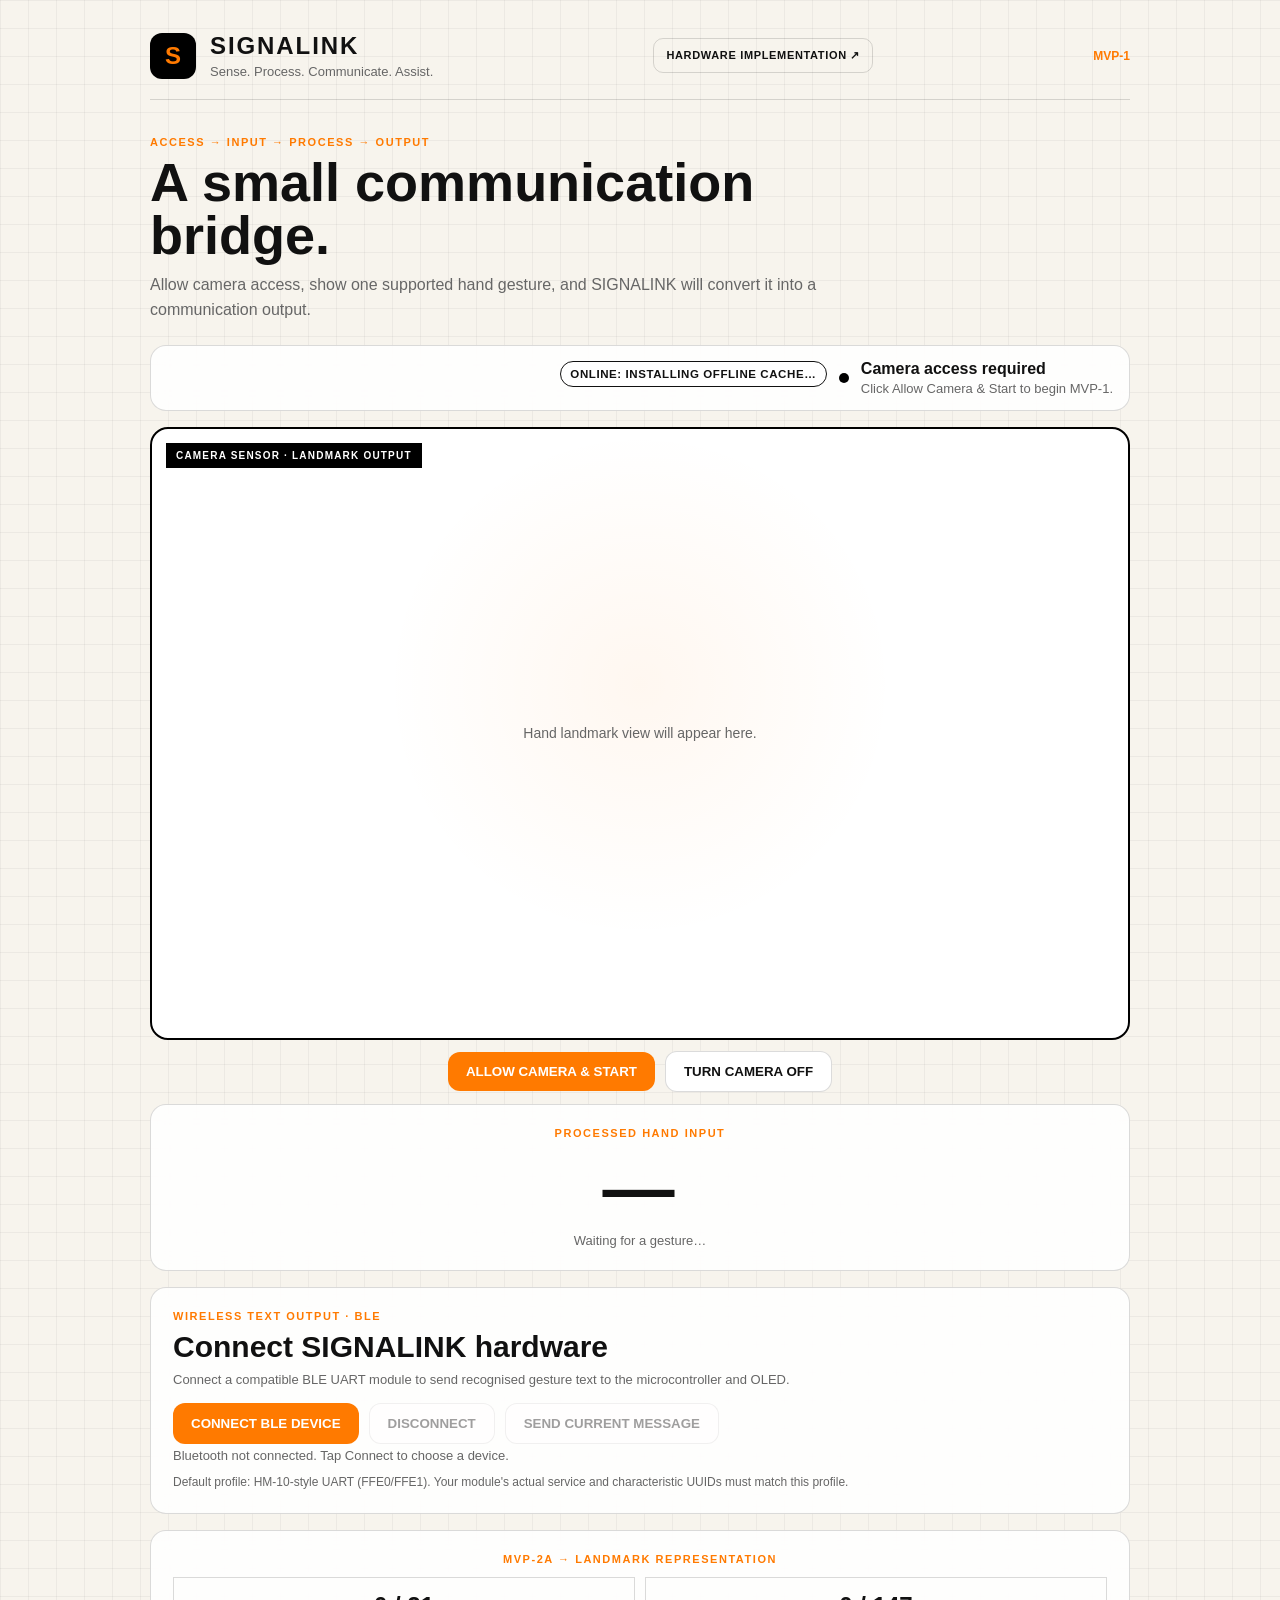
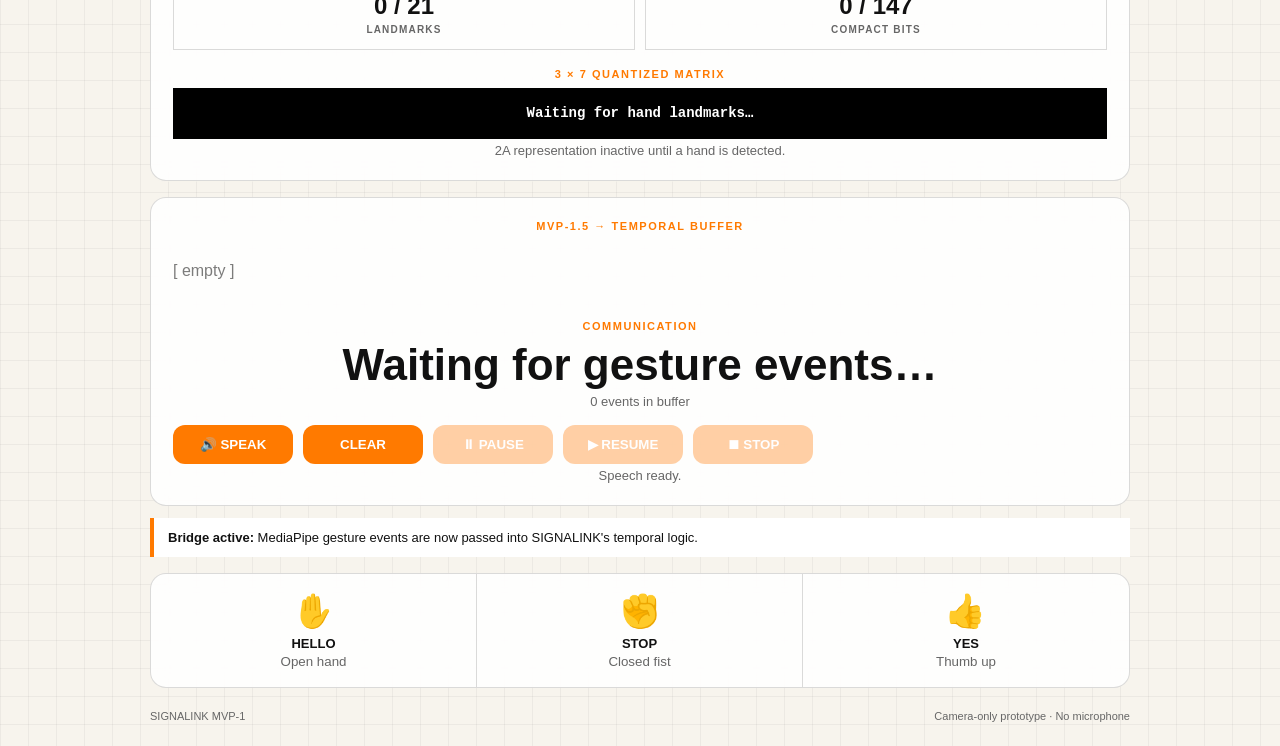
<file: index.html>
<!doctype html>
<html lang="en">
<head>
  <meta charset="UTF-8">
  <meta name="viewport" content="width=device-width, initial-scale=1.0">
  <meta name="description" content="SIGNALINK MVP-1 — browser-based assistive communication proof of concept.">
  <meta name="theme-color" content="#111111">
  <title>SIGNALINK — MVP-1</title>
  <link rel="icon" type="image/svg+xml" href="favicon.svg?v=20261005-2">
  <link rel="manifest" href="manifest.webmanifest">
  <link rel="stylesheet" href="style.css">
</head>
<body>
  <main class="app-shell">
    <header class="brand">
      <div class="brand-mark" aria-hidden="true">S</div>
      <div>
        <h1>SIGNALINK</h1>
        <p>Sense. Process. Communicate. Assist.</p>
      </div>
      <a class="hardware-link" href="hardware-implementation.html">HARDWARE IMPLEMENTATION ↗</a>
      <span class="mvp-tag">MVP-1</span>
    </header>

    <section class="hero">
      <p class="eyebrow">ACCESS → INPUT → PROCESS → OUTPUT</p>
      <h2>A small communication bridge.</h2>
      <p>Allow camera access, show one supported hand gesture, and SIGNALINK will convert it into a communication output.</p>
    </section>

    <section class="status-card" aria-live="polite">
      <div class="offline-badge" id="offlineBadge">OFFLINE MODE: CHECKING…</div>
      <div class="status-dot" id="statusDot"></div>
      <div>
        <strong id="statusTitle">Camera access required</strong>
        <p id="statusText">Allow camera access to start MVP-1.</p>
      </div>
    </section>

    <section class="camera-panel">
      <div class="camera-frame landmark-view" aria-label="Live hand landmark representation">
        <video id="camera" autoplay playsinline muted aria-hidden="true"></video>
        <canvas id="overlay"></canvas>
        <div class="camera-placeholder" id="cameraPlaceholder">Hand landmark view will appear here.</div>
        <div class="sensor-label">CAMERA SENSOR · LANDMARK OUTPUT</div>
      </div>
      <div class="controls">
        <button id="startButton" type="button">ALLOW CAMERA & START</button>
        <button id="stopCameraButton" class="secondary" type="button" disabled>TURN CAMERA OFF</button>
        <button id="retryButton" type="button" hidden>TRY CAMERA AGAIN</button>
      </div>
    </section>

    <section class="output-card" aria-live="polite">
      <p class="eyebrow">PROCESSED HAND INPUT</p>
      <div class="output" id="output">—</div>
      <p class="confidence" id="confidence">Waiting for a gesture…</p>
    </section>

    <section class="output-card ble-card" aria-live="polite">
      <p class="eyebrow">WIRELESS TEXT OUTPUT · BLE</p>
      <h3 class="ble-heading">Connect SIGNALINK hardware</h3>
      <p class="confidence">Connect a compatible BLE UART module to send recognised gesture text to the microcontroller and OLED.</p>
      <div class="ble-controls">
        <button id="bleConnectButton" type="button">CONNECT BLE DEVICE</button>
        <button id="bleDisconnectButton" class="secondary" type="button" disabled>DISCONNECT</button>
        <button id="bleSendButton" class="secondary" type="button" disabled>SEND CURRENT MESSAGE</button>
      </div>
      <p id="bleStatus" class="confidence" aria-live="polite">Bluetooth not connected. Tap Connect to choose a device.</p>
      <p class="ble-note">Default profile: HM-10-style UART (FFE0/FFE1). Your module's actual service and characteristic UUIDs must match this profile.</p>
    </section>

    <section class="output-card landmark-card" aria-live="polite">
      <p class="eyebrow">MVP-2A → LANDMARK REPRESENTATION</p>
      <div class="landmark-stats">
        <div><strong id="landmarkCount">0 / 21</strong><small>LANDMARKS</small></div>
        <div><strong id="bitCount">0 / 147</strong><small>COMPACT BITS</small></div>
      </div>
      <div class="matrix-label">3 × 7 QUANTIZED MATRIX</div>
      <pre id="landmarkMatrix" class="landmark-matrix">Waiting for hand landmarks…</pre>
      <p id="landmarkStatus" class="confidence">2A representation inactive until a hand is detected.</p>
    </section>

    <section class="output-card temporal-card" aria-live="polite">
      <p class="eyebrow">MVP-1.5 → TEMPORAL BUFFER</p>
      <div id="buffer" class="buffer"><span class="empty">[ empty ]</span></div>
      <div class="sequence-label">COMMUNICATION</div>
      <div id="sequence" class="sequence">Waiting for gesture events…</div>
      <p id="eventCount" class="confidence">0 events in buffer</p>

      <div class="speech-controls">
        <button id="speakButton" class="speak-button" type="button">🔊 SPEAK</button>
        <button id="clearButton" class="secondary" type="button">CLEAR</button>
        <button id="pauseButton" class="secondary" type="button" disabled>⏸ PAUSE</button>
        <button id="resumeButton" class="secondary" type="button" disabled>▶ RESUME</button>
        <button id="stopButton" class="secondary" type="button" disabled>⏹ STOP</button>
      </div>
      <p id="speechStatus" class="confidence" aria-live="polite">Speech ready.</p>
    </section>

    <section class="temporal-note">
      <strong>Bridge active:</strong> MediaPipe gesture events are now passed into SIGNALINK's temporal logic.
    </section>

    <section class="gesture-guide">
      <div><span>✋</span><strong>HELLO</strong><small>Open hand</small></div>
      <div><span>✊</span><strong>STOP</strong><small>Closed fist</small></div>
      <div><span>👍</span><strong>YES</strong><small>Thumb up</small></div>
    </section>

    <footer>
      <span>SIGNALINK MVP-1</span>
      <span>Camera-only prototype · No microphone</span>
    </footer>
  </main>
  <script src="script.js?v=20261008-2" defer></script>
</body>
</html>
</file>
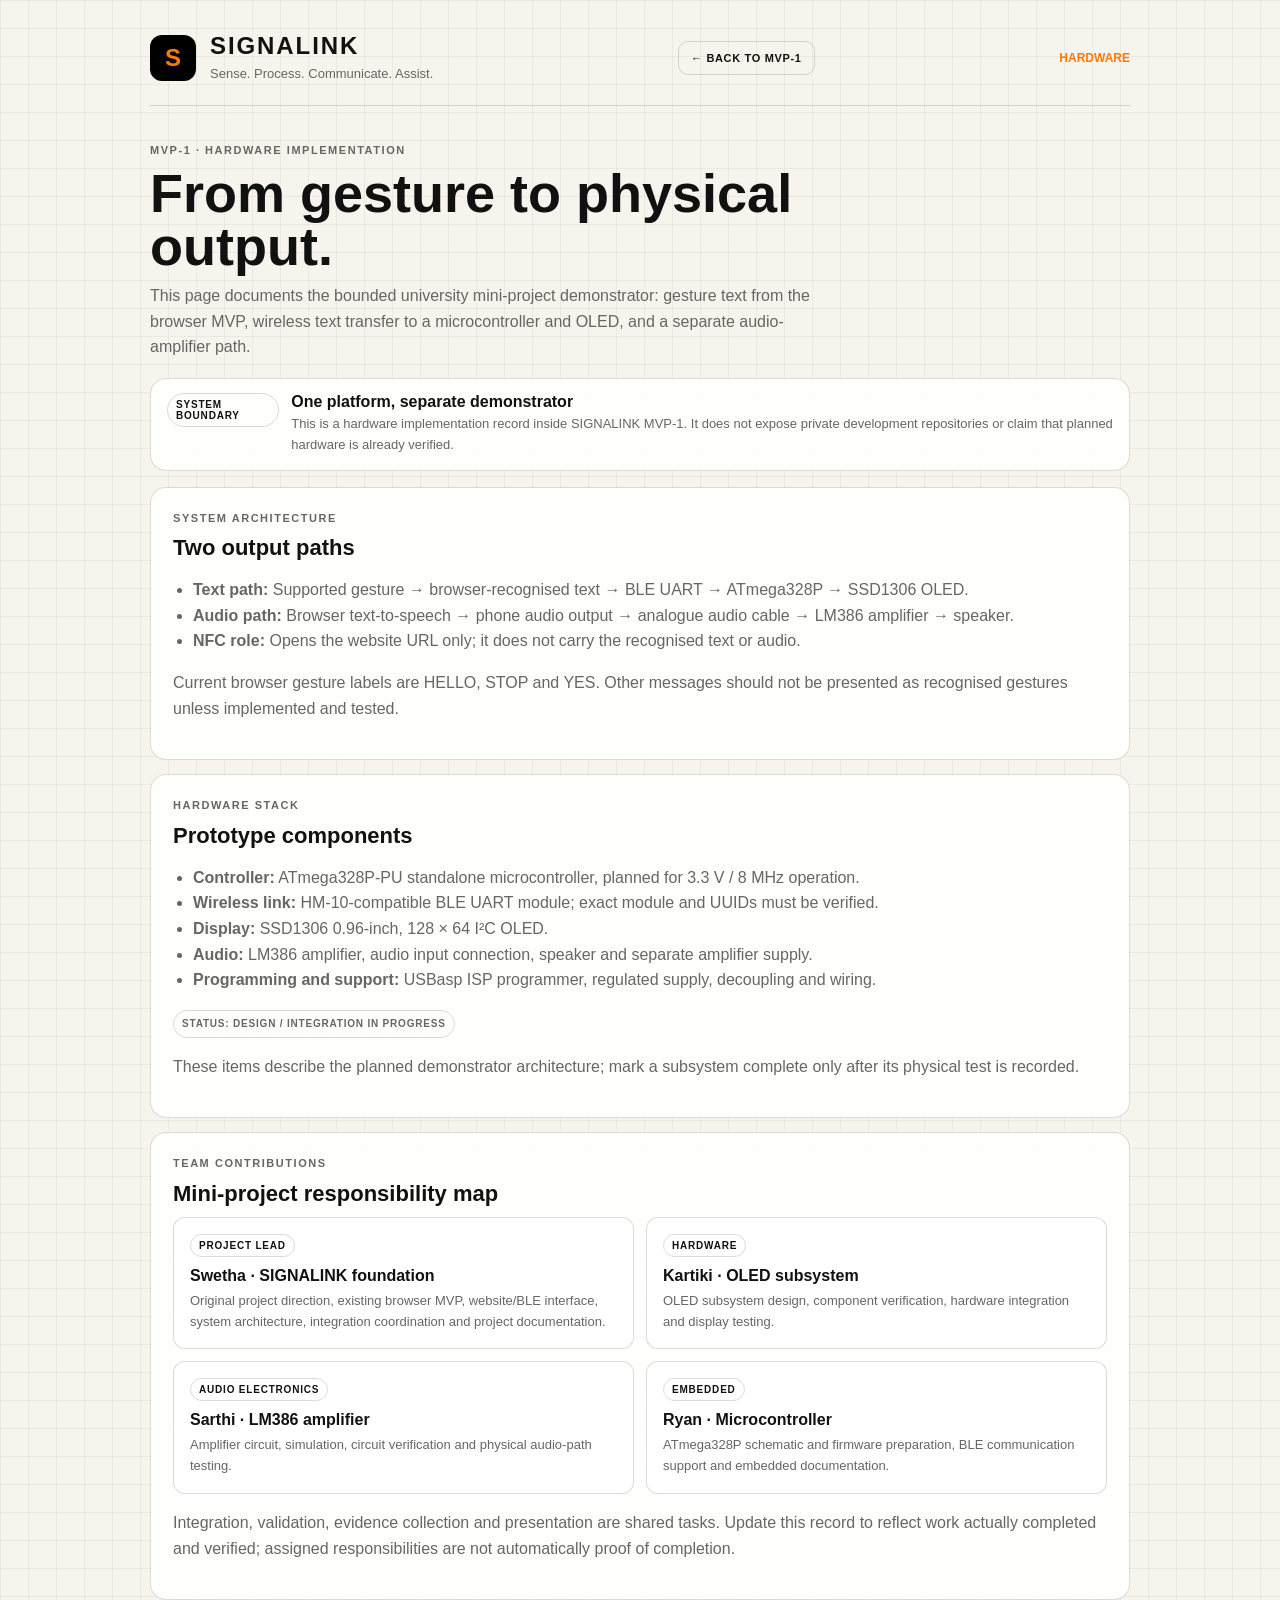
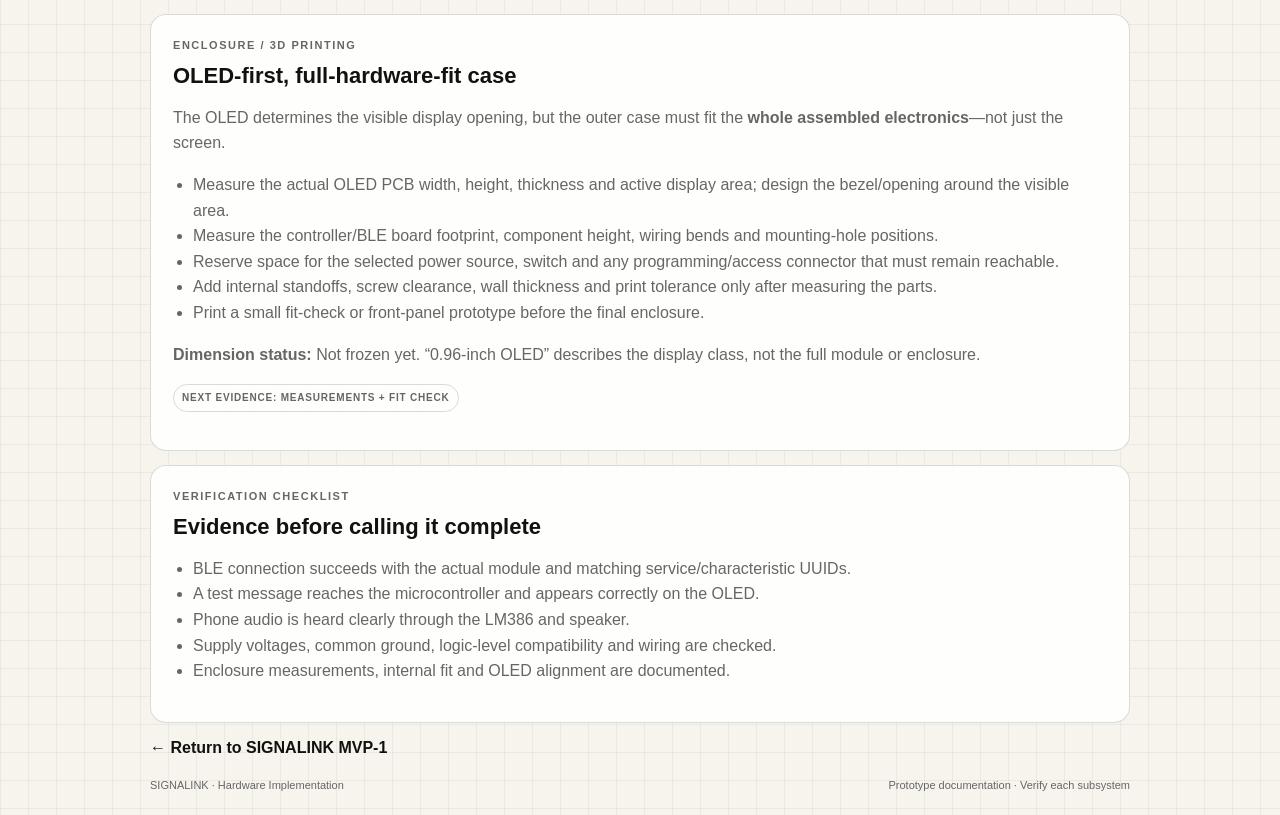
<file: hardware-implementation.html>
<!doctype html>
<html lang="en">
<head>
  <meta charset="UTF-8">
  <meta name="viewport" content="width=device-width, initial-scale=1.0">
  <meta name="description" content="SIGNALINK MVP-1 hardware implementation, mini-project contributions and enclosure planning.">
  <meta name="theme-color" content="#111111">
  <title>SIGNALINK — Hardware Implementation</title>
  <link rel="icon" type="image/svg+xml" href="favicon.svg?v=20261005-2">
  <link rel="stylesheet" href="style.css">
</head>
<body class="hardware-page">
  <main class="app-shell">
    <header class="brand">
      <div class="brand-mark" aria-hidden="true">S</div>
      <div>
        <h1>SIGNALINK</h1>
        <p>Sense. Process. Communicate. Assist.</p>
      </div>
      <a class="hardware-link" href="index.html">← BACK TO MVP-1</a>
      <span class="mvp-tag">HARDWARE</span>
    </header>
    <section class="hero">
      <p class="eyebrow">MVP-1 · HARDWARE IMPLEMENTATION</p>
      <h2>From gesture to physical output.</h2>
      <p>This page documents the bounded university mini-project demonstrator: gesture text from the browser MVP, wireless text transfer to a microcontroller and OLED, and a separate audio-amplifier path.</p>
    </section>
    <section class="status-card">
      <span class="tag">SYSTEM BOUNDARY</span>
      <div><strong>One platform, separate demonstrator</strong><p>This is a hardware implementation record inside SIGNALINK MVP-1. It does not expose private development repositories or claim that planned hardware is already verified.</p></div>
    </section>
    <section class="output-card">
      <p class="eyebrow">SYSTEM ARCHITECTURE</p><h3>Two output paths</h3>
      <ul>
        <li><strong>Text path:</strong> Supported gesture → browser-recognised text → BLE UART → ATmega328P → SSD1306 OLED.</li>
        <li><strong>Audio path:</strong> Browser text-to-speech → phone audio output → analogue audio cable → LM386 amplifier → speaker.</li>
        <li><strong>NFC role:</strong> Opens the website URL only; it does not carry the recognised text or audio.</li>
      </ul>
      <p>Current browser gesture labels are HELLO, STOP and YES. Other messages should not be presented as recognised gestures unless implemented and tested.</p>
    </section>
    <section class="output-card">
      <p class="eyebrow">HARDWARE STACK</p><h3>Prototype components</h3>
      <ul>
        <li><strong>Controller:</strong> ATmega328P-PU standalone microcontroller, planned for 3.3 V / 8 MHz operation.</li>
        <li><strong>Wireless link:</strong> HM-10-compatible BLE UART module; exact module and UUIDs must be verified.</li>
        <li><strong>Display:</strong> SSD1306 0.96-inch, 128 × 64 I²C OLED.</li>
        <li><strong>Audio:</strong> LM386 amplifier, audio input connection, speaker and separate amplifier supply.</li>
        <li><strong>Programming and support:</strong> USBasp ISP programmer, regulated supply, decoupling and wiring.</li>
      </ul>
      <p><span class="tag">STATUS: DESIGN / INTEGRATION IN PROGRESS</span></p>
      <p>These items describe the planned demonstrator architecture; mark a subsystem complete only after its physical test is recorded.</p>
    </section>
    <section class="output-card">
      <p class="eyebrow">TEAM CONTRIBUTIONS</p><h3>Mini-project responsibility map</h3>
      <div class="contribution-grid">
        <article class="contribution"><span class="tag">PROJECT LEAD</span><h4>Swetha · SIGNALINK foundation</h4><p>Original project direction, existing browser MVP, website/BLE interface, system architecture, integration coordination and project documentation.</p></article>
        <article class="contribution"><span class="tag">HARDWARE</span><h4>Kartiki · OLED subsystem</h4><p>OLED subsystem design, component verification, hardware integration and display testing.</p></article>
        <article class="contribution"><span class="tag">AUDIO ELECTRONICS</span><h4>Sarthi · LM386 amplifier</h4><p>Amplifier circuit, simulation, circuit verification and physical audio-path testing.</p></article>
        <article class="contribution"><span class="tag">EMBEDDED</span><h4>Ryan · Microcontroller</h4><p>ATmega328P schematic and firmware preparation, BLE communication support and embedded documentation.</p></article>
      </div>
      <p>Integration, validation, evidence collection and presentation are shared tasks. Update this record to reflect work actually completed and verified; assigned responsibilities are not automatically proof of completion.</p>
    </section>
    <section class="output-card">
      <p class="eyebrow">ENCLOSURE / 3D PRINTING</p><h3>OLED-first, full-hardware-fit case</h3>
      <p>The OLED determines the visible display opening, but the outer case must fit the <strong>whole assembled electronics</strong>—not just the screen.</p>
      <ul>
        <li>Measure the actual OLED PCB width, height, thickness and active display area; design the bezel/opening around the visible area.</li>
        <li>Measure the controller/BLE board footprint, component height, wiring bends and mounting-hole positions.</li>
        <li>Reserve space for the selected power source, switch and any programming/access connector that must remain reachable.</li>
        <li>Add internal standoffs, screw clearance, wall thickness and print tolerance only after measuring the parts.</li>
        <li>Print a small fit-check or front-panel prototype before the final enclosure.</li>
      </ul>
      <p><strong>Dimension status:</strong> Not frozen yet. “0.96-inch OLED” describes the display class, not the full module or enclosure.</p>
      <p><span class="tag">NEXT EVIDENCE: MEASUREMENTS + FIT CHECK</span></p>
    </section>
    <section class="output-card">
      <p class="eyebrow">VERIFICATION CHECKLIST</p><h3>Evidence before calling it complete</h3>
      <ul>
        <li>BLE connection succeeds with the actual module and matching service/characteristic UUIDs.</li>
        <li>A test message reaches the microcontroller and appears correctly on the OLED.</li>
        <li>Phone audio is heard clearly through the LM386 and speaker.</li>
        <li>Supply voltages, common ground, logic-level compatibility and wiring are checked.</li>
        <li>Enclosure measurements, internal fit and OLED alignment are documented.</li>
      </ul>
    </section>
    <a class="back-link" href="index.html">← Return to SIGNALINK MVP-1</a>
    <footer><span>SIGNALINK · Hardware Implementation</span><span>Prototype documentation · Verify each subsystem</span></footer>
  </main>
</body>
</html>
</file>
<file: style.css>
:root{
  --black:#000;
  --orange:#ff7a00;
  --white:#fff;
  --off-white:#f7f4ed;
  --ink:#111;
  --muted:#666;
  --line:rgba(0,0,0,.14);
  --card:rgba(255,255,255,.86);
}
*{box-sizing:border-box}
body{
  margin:0;min-height:100vh;color:var(--ink);
  font-family:Arial,Helvetica,sans-serif;
  background:
    linear-gradient(rgba(0,0,0,.045) 1px,transparent 1px),
    linear-gradient(90deg,rgba(0,0,0,.045) 1px,transparent 1px),
    var(--off-white);
  background-size:28px 28px;
}
button{border:0;border-radius:12px;padding:12px 18px;font-weight:700;cursor:pointer;background:var(--orange);color:var(--white)}
button:hover{filter:brightness(.96)}
.app-shell{width:min(980px,calc(100% - 32px));margin:auto;padding:32px 0 24px}
.brand{display:flex;align-items:center;gap:14px;border-bottom:1px solid var(--line);padding-bottom:20px}
.brand-mark{width:46px;height:46px;display:grid;place-items:center;border-radius:12px;background:var(--black);color:var(--orange);font-weight:900;font-size:24px}
.brand h1{margin:0;letter-spacing:.08em;font-size:24px}
.brand p{margin:4px 0 0;color:var(--muted);font-size:13px}
.mvp-tag{margin-left:auto;font-size:12px;font-weight:800;color:var(--orange)}
.hero{padding:36px 0 22px;max-width:680px}
.eyebrow{margin:0 0 8px;color:var(--orange);font-size:11px;font-weight:900;letter-spacing:.14em}
.hero h2{margin:0 0 10px;font-size:clamp(32px,6vw,54px);line-height:.98}
.hero p:not(.eyebrow){margin:0;color:var(--muted);line-height:1.6}
.status-card,.output-card,.gesture-guide{border:1px solid var(--line);background:var(--card);backdrop-filter:blur(8px);border-radius:16px}
.status-card{display:flex;gap:12px;align-items:center;padding:14px 16px;margin-bottom:16px}
.status-card p{margin:3px 0 0;color:var(--muted);font-size:13px}
.status-dot{width:10px;height:10px;border-radius:50%;background:var(--orange);flex:none}
.camera-frame{position:relative;overflow:hidden;aspect-ratio:16/10;border-radius:18px;background:var(--black);border:1px solid var(--line)}
video,canvas{position:absolute;inset:0;width:100%;height:100%;object-fit:cover}
video{transform:scaleX(-1)}
canvas{pointer-events:none}
.camera-placeholder{position:absolute;inset:0;display:grid;place-items:center;color:rgba(255,255,255,.72);font-size:14px}
.controls{min-height:58px;display:grid;place-items:center}
.output-card{padding:22px;text-align:center}
.output{font-size:clamp(42px,8vw,72px);font-weight:900;letter-spacing:.04em}
.confidence{margin:4px 0 0;color:var(--muted);font-size:13px}
.gesture-guide{display:grid;grid-template-columns:repeat(3,1fr);margin-top:16px;overflow:hidden}
.gesture-guide div{padding:18px 12px;text-align:center;border-right:1px solid var(--line)}
.gesture-guide div:last-child{border-right:0}
.gesture-guide span{display:block;font-size:32px;margin-bottom:6px}
.gesture-guide strong,.gesture-guide small{display:block}
.gesture-guide strong{font-size:13px}
.gesture-guide small{margin-top:3px;color:var(--muted)}
footer{display:flex;justify-content:space-between;gap:16px;margin-top:22px;color:var(--muted);font-size:11px}
@media(max-width:640px){
  .app-shell{width:min(100% - 20px,980px);padding-top:20px}
  .gesture-guide{grid-template-columns:1fr}
  .gesture-guide div{border-right:0;border-bottom:1px solid var(--line)}
  .gesture-guide div:last-child{border-bottom:0}
  footer{flex-direction:column}
}
/* MVP-1.5 temporal integration */
.temporal-card{margin-top:16px}
.sequence-label{margin-top:20px;color:var(--orange);font-size:11px;font-weight:900;letter-spacing:.14em}
.buffer{min-height:58px;display:flex;flex-wrap:wrap;align-items:center;gap:8px;margin-top:10px}
.token{border:2px solid var(--orange);padding:9px 12px;font-weight:900}
.empty{opacity:.55}
.sequence{margin-top:8px;font-size:clamp(26px,5vw,44px);font-weight:900}
.speech-controls{display:flex;flex-wrap:wrap;gap:10px;margin-top:16px}
.speech-controls button{min-width:120px}
.speech-controls button:disabled{opacity:.35;cursor:not-allowed;transform:none}
.speech-controls .speak-button{background:var(--orange)}
.temporal-note{margin-top:12px;padding:12px 14px;border-left:4px solid var(--orange);background:var(--white);font-size:13px}
@media(max-width:640px){
  .speech-controls{display:grid;grid-template-columns:1fr 1fr}
  .speech-controls button{width:100%}
}


.offline-badge {
  margin-left: auto;
  margin-bottom: 0.5rem;
  width: fit-content;
  padding: 0.35rem 0.6rem;
  border: 1px solid #111111;
  border-radius: 999px;
  background: #ffffff;
  color: #111111;
  font-size: 0.72rem;
  font-weight: 700;
  letter-spacing: 0.05em;
}

.camera-panel .controls{display:flex;flex-wrap:wrap;gap:10px;justify-content:center;padding:10px 0}
.controls .secondary{background:var(--white);color:var(--ink);border:1px solid var(--line)}
.landmark-card{margin-top:16px}
.landmark-stats{display:grid;grid-template-columns:1fr 1fr;gap:10px;margin-top:12px}
.landmark-stats div{border:1px solid var(--line);padding:14px}
.landmark-stats strong{display:block;font-size:24px}
.landmark-stats small{display:block;margin-top:4px;color:var(--muted);font-size:10px;font-weight:900;letter-spacing:.12em}
.matrix-label{margin-top:18px;color:var(--orange);font-size:11px;font-weight:900;letter-spacing:.14em}
.landmark-matrix{margin:8px 0 0;padding:14px;overflow:auto;background:var(--black);color:var(--white);font:700 14px/1.7 monospace}


/* SIGNALINK processed-input view: camera is a hidden sensor; landmarks are the UI. */
.landmark-view{
  background:
    radial-gradient(circle at 50% 42%, rgba(255,122,0,.06), transparent 42%),
    var(--white);
  border:2px solid var(--black);
  min-height:420px;
}
.landmark-view video{
  opacity:0;
  pointer-events:none;
}
.landmark-view canvas{
  z-index:2;
}
.landmark-view .camera-placeholder{
  z-index:1;
  color:var(--muted);
}
.sensor-label{
  position:absolute;
  z-index:3;
  left:14px;
  top:14px;
  padding:7px 10px;
  background:var(--black);
  color:var(--white);
  font-size:10px;
  font-weight:900;
  letter-spacing:.12em;
}
.camera-panel .controls{
  min-height:64px;
}
#stopCameraButton:not(:disabled){
  border:2px solid var(--black);
}
@media(max-width:640px){
  .landmark-view{min-height:330px}
}


/* Bluetooth text bridge */
.ble-card{margin-top:16px;text-align:left}
.ble-heading{margin:0 0 8px;font-size:clamp(22px,4vw,30px)}
.ble-controls{display:flex;flex-wrap:wrap;gap:10px;margin-top:16px}
.ble-controls .secondary{background:var(--white);color:var(--ink);border:1px solid var(--line)}
.ble-controls button:disabled{opacity:.4;cursor:not-allowed}
.ble-note{margin:10px 0 0;color:var(--muted);font-size:12px;line-height:1.5}
@media(max-width:640px){.ble-controls{display:grid;grid-template-columns:1fr}.ble-controls button{width:100%}}


/* Hardware implementation page */
.hardware-link{margin-left:auto;color:var(--ink);font-size:11px;font-weight:900;letter-spacing:.06em;text-decoration:none;border:1px solid var(--line);padding:10px 12px;border-radius:10px}
.hardware-link:hover{border-color:var(--orange);color:var(--orange)}
.hardware-page .hero{padding-bottom:18px}
.hardware-page .output-card{text-align:left;margin-top:14px}
.hardware-page h3{margin:0 0 10px;font-size:22px}
.hardware-page p,.hardware-page li{color:var(--muted);line-height:1.6}
.hardware-page ul{padding-left:20px}
.hardware-page .status-card{align-items:flex-start}
.hardware-page .tag{display:inline-block;padding:5px 8px;border:1px solid var(--line);border-radius:999px;font-size:10px;font-weight:900;letter-spacing:.08em}
.hardware-page .contribution-grid{display:grid;grid-template-columns:repeat(2,minmax(0,1fr));gap:12px}
.hardware-page .contribution{border:1px solid var(--line);border-radius:12px;padding:16px;background:rgba(255,255,255,.72)}
.hardware-page .contribution h4{margin:10px 0 6px}
.hardware-page .contribution p{margin:0;font-size:13px}
.hardware-page .back-link{display:inline-block;margin-top:16px;color:var(--ink);font-weight:800;text-decoration:none}
.hardware-page .back-link:hover{color:var(--orange)}
@media(max-width:640px){.brand{flex-wrap:wrap}.hardware-link{margin-left:0;order:3}.mvp-tag{margin-left:auto}.hardware-page .contribution-grid{grid-template-columns:1fr}}
</file>
